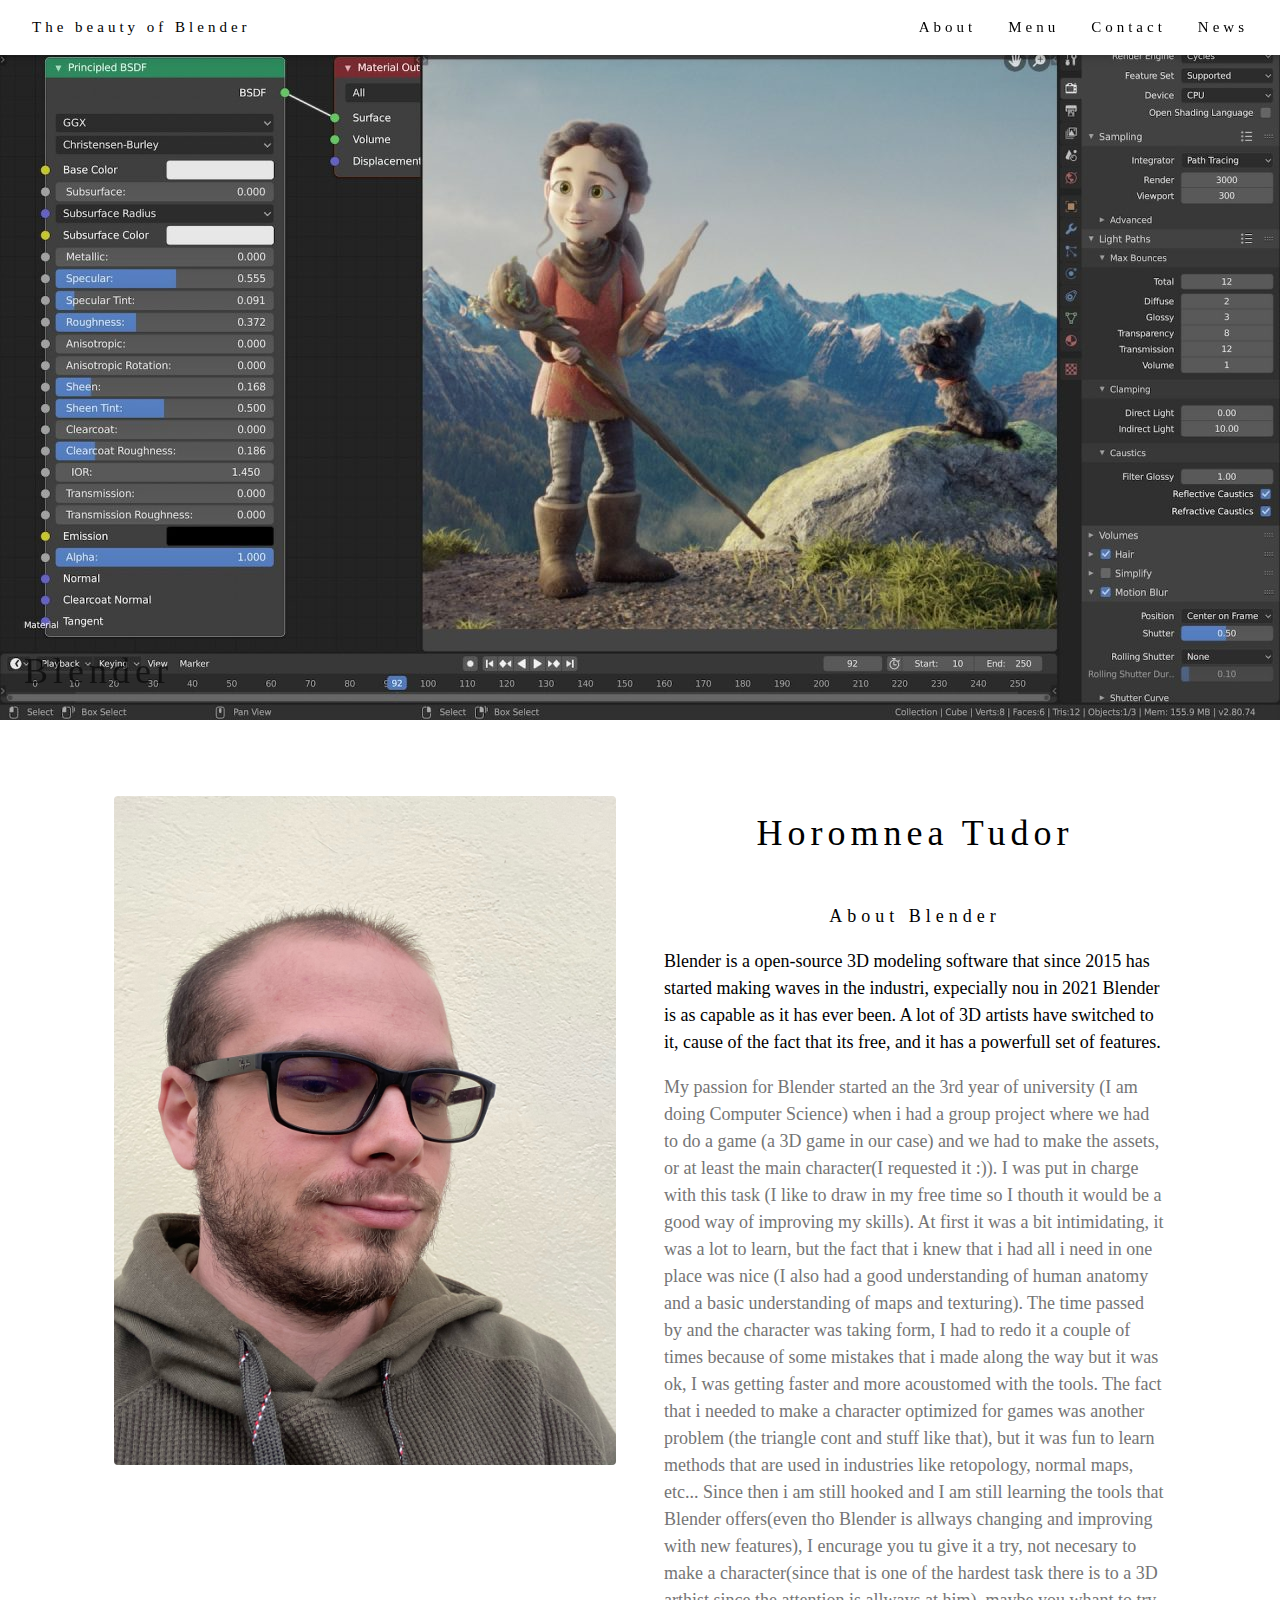
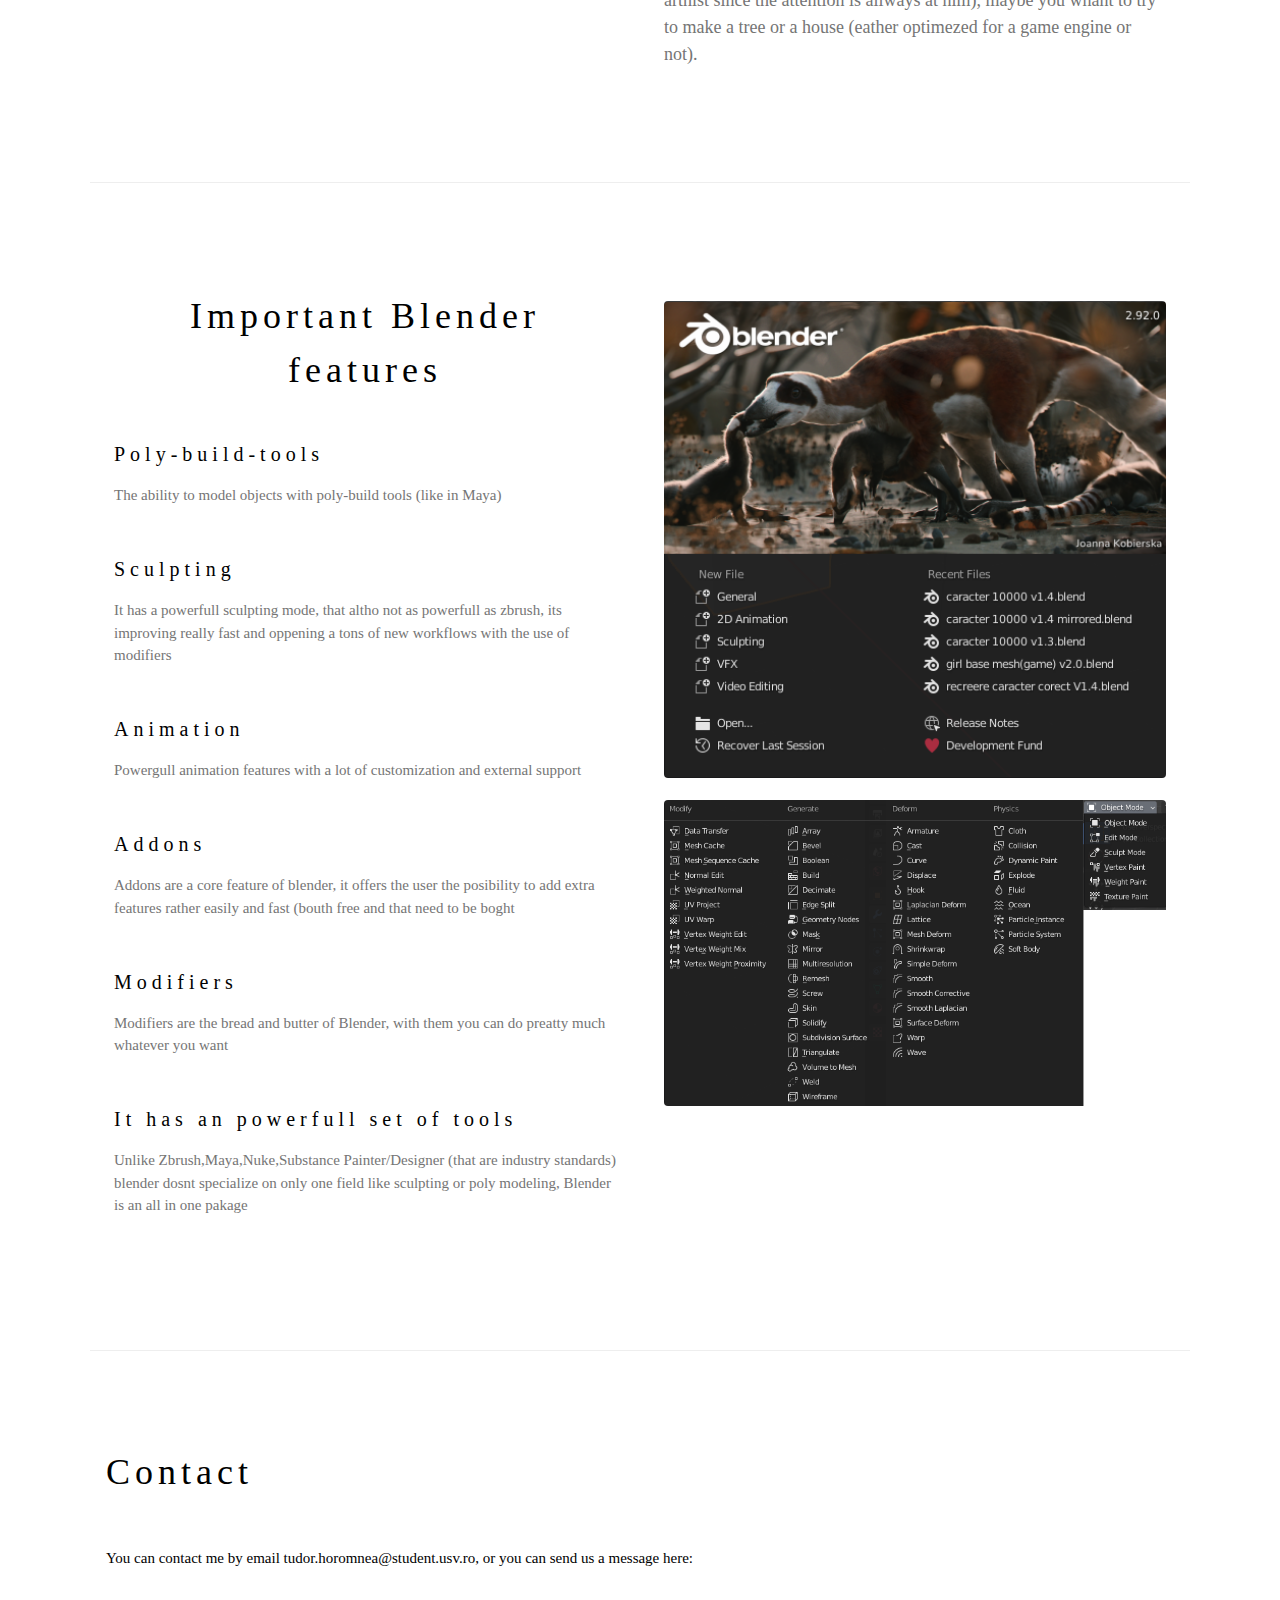
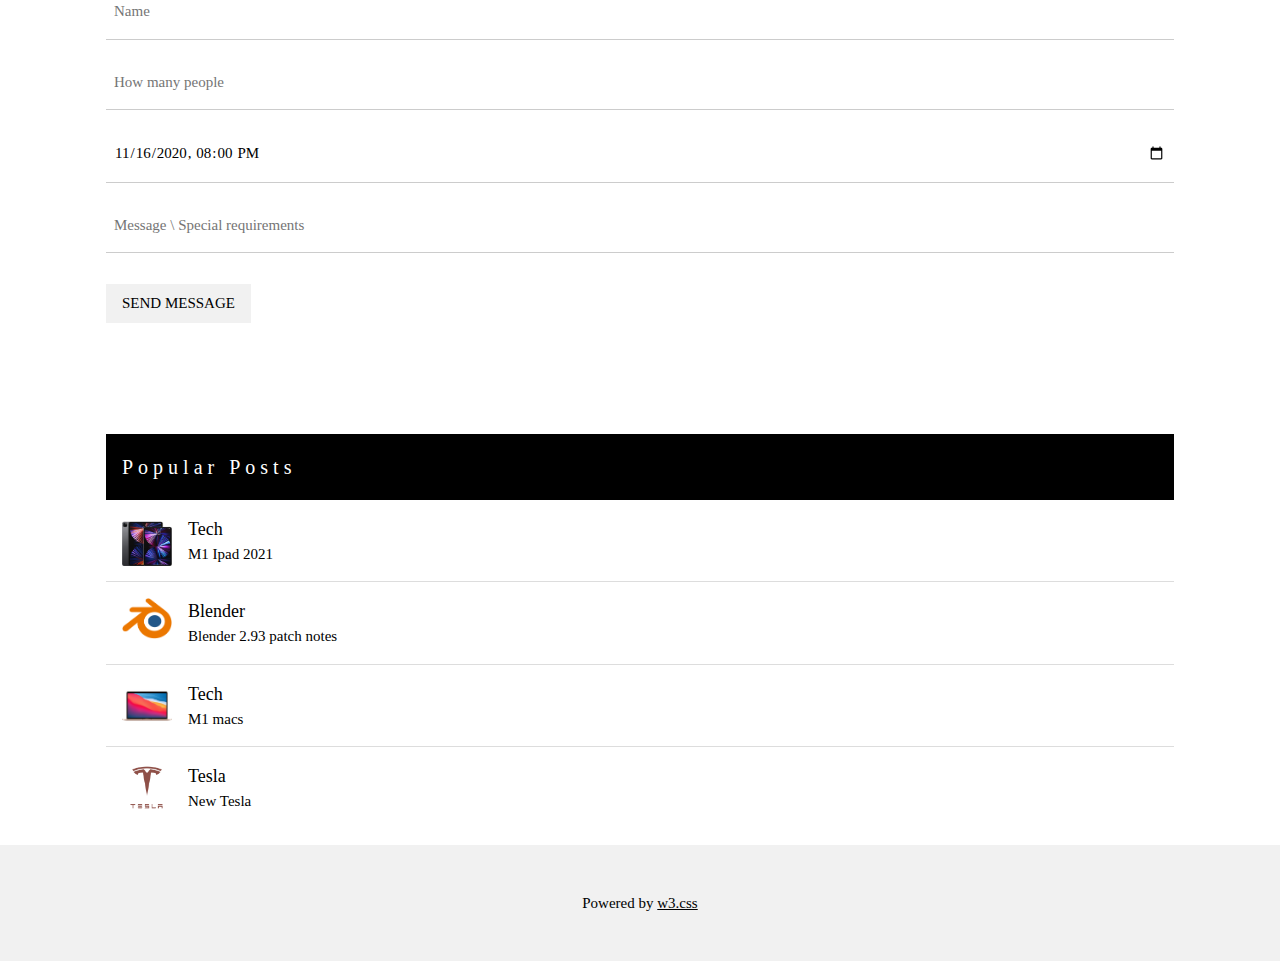
<file: pagina.html>
<!DOCTYPE html>
<html>
<title>Horomnea Tudor</title>
<meta charset="UTF-8">
<meta name="viewport" content="width=device-width, initial-scale=1">
<link rel="stylesheet" href="https://www.w3schools.com/w3css/4/w3.css">
<style>
body {font-family: "Times New Roman", Georgia, Serif;}
h1, h2, h3, h4, h5, h6 {
  font-family: "Playfair Display";
  letter-spacing: 5px;
}
</style>
<body>

<!-- Navbar (sit on top) -->
<div class="w3-top">
  <div class="w3-bar w3-white w3-padding w3-card" style="letter-spacing:4px;">
    <a href="#home" class="w3-bar-item w3-button">The beauty of Blender</a>
    <!-- Right-sided navbar links. Hide them on small screens -->
    <div class="w3-right w3-hide-small">
      <a href="#about" class="w3-bar-item w3-button">About</a>
      <a href="#menu" class="w3-bar-item w3-button">Menu</a>
      <a href="#contact" class="w3-bar-item w3-button">Contact</a>
      <a href="#news" class="w3-bar-item w3-button">News</a>
    </div>
  </div>
</div>

<!-- Header -->
<header class="w3-display-container w3-content w3-wide" style="max-width:1600px;min-width:500px" id="home">
  <img class="w3-image" src="./blender_render-1280x720.jpg" alt="Hamburger Catering" width="1600" height="800">
  <div class="w3-display-bottomleft w3-padding-large w3-opacity">
    <h1 class="w3-xxlarge">Blender</h1>
  </div>
</header>

<!-- Page content -->
<div class="w3-content" style="max-width:1100px" >

  <!-- About Section -->
  <div class="w3-row w3-padding-64" id="about">
    <div class="w3-col m6 w3-padding-large w3-hide-small">
     <img src="./image0 (12).jpeg" class="w3-round w3-image" alt="Table Setting" width="600" height="750">
    </div>

    <div class="w3-col m6 w3-padding-large">
      <h1 class="w3-center">Horomnea Tudor</h1><br>
      <h5 class="w3-center">About Blender</h5>
      <p class="w3-large">Blender is a open-source 3D modeling software that since 2015 has started making waves in the industri, expecially nou in 2021 Blender is as capable as it has ever been. A lot of 3D artists have switched to it, cause of the fact that its free, and it has a powerfull set of features.</p>
      <p class="w3-large w3-text-grey w3-hide-medium">My passion for Blender started an the 3rd year of university (I am doing Computer Science) when i had a group project where we had to do a game (a 3D game in our case) and we had to make the assets, or at least the main character(I requested it :)). I was put in charge with this task (I like to draw in my free time so I thouth it would be a good way of improving my skills).
        At first it was a bit intimidating, it was a lot to learn, but the fact that i knew that i had all i need in one place was nice (I also had a good understanding of human anatomy and a basic understanding of maps and texturing). The time passed by and the character was taking form, I had to redo it a couple of times because of some mistakes that i made along the way but it was ok, I was getting faster and more acoustomed with the tools.
        The fact that i needed to make a character optimized for games was another problem (the triangle cont and stuff like that), but it was fun to learn methods that are used in industries like retopology, normal maps, etc... Since then i am still hooked and I am still learning the tools that Blender offers(even tho Blender is allways changing and improving with new features), I encurage you tu give it a try, not necesary to make a character(since that is one of the hardest task there is to a 3D arthist since the attention is allways at him), 
        maybe you whant to try to make a tree or a house (eather optimezed for a game engine or not).
      </p>
    </div>
  </div>
  
  <hr>
  
  <!-- Menu Section -->
  <div class="w3-row w3-padding-64" id="menu">
    <div class="w3-col l6 w3-padding-large">
      <h1 class="w3-center">Important Blender features</h1><br>
      <h4>Poly-build-tools</h4>
      <p class="w3-text-grey">The ability to model objects with poly-build tools (like in Maya)</p><br>
    
      <h4>Sculpting</h4>
      <p class="w3-text-grey">It has a powerfull sculpting mode, that altho not as powerfull as zbrush, its improving really fast and oppening a tons of new workflows with the use of modifiers</p><br>

      <h4>Animation</h4>
      <p class="w3-text-grey">Powergull animation features with a lot of customization and external support</p><br>

      <h4>Addons</h4>
      <p class="w3-text-grey">Addons are a core feature of blender, it offers the user the posibility to add extra features rather easily and fast (bouth free and that need to be boght</p><br>
    
      <h4>Modifiers</h4>
      <p class="w3-text-grey">Modifiers are the bread and butter of Blender, with them you can do preatty much whatever you want</p><br>
    
      <h4>It has an powerfull set of tools</h4>
      <p class="w3-text-grey">Unlike Zbrush,Maya,Nuke,Substance Painter/Designer (that are industry standards) blender dosnt specialize on only one field like sculpting or poly modeling, Blender is an all in one pakage</p><br>

    </div>
    
    <div class="w3-col l6 w3-padding-large">
      <img style="width:10%">
      <img src="./Untitled.png" class="w3-round w3-image " alt="Menu" style="width:100%">
      <img style="width:10%">
      <img src="./Untitled1.png" class="w3-round w3-image " alt="Menu" style="width:100%">
    </div>
  </div>

  <hr>

  <!-- Contact Section -->
  <div class="w3-container w3-padding-64" id="contact">
    <h1>Contact</h1><br>
    <p>You can contact me by email tudor.horomnea@student.usv.ro, or you can send us a message here:</p>
    <form action="/action_page.php" target="_blank">
      <p><input class="w3-input w3-padding-16" type="text" placeholder="Name" required name="Name"></p>
      <p><input class="w3-input w3-padding-16" type="number" placeholder="How many people" required name="People"></p>
      <p><input class="w3-input w3-padding-16" type="datetime-local" placeholder="Date and time" required name="date" value="2020-11-16T20:00"></p>
      <p><input class="w3-input w3-padding-16" type="text" placeholder="Message \ Special requirements" required name="Message"></p>
      <p><button class="w3-button w3-light-grey w3-section" type="submit">SEND MESSAGE</button></p>
    </form>
  </div>

  <!-- Posts -->
  <div class="w3-white w3-margin" id="news">
    <div class="w3-container w3-padding w3-black">
      <h4>Popular Posts</h4>
    </div>
    <ul class="w3-ul w3-hoverable w3-white">
      <li class="w3-padding-16">
        <img src="./ipad-pro-12-11-select-202104_GEO_ES.jpg" alt="Image" class="w3-left w3-margin-right" style="width:50px">
        <span class="w3-large">Tech</span>
        <br>
        <span>M1 Ipad 2021</span>
      </li>
      <li class="w3-padding-16">
        <img src="./BLENDER-LOGO-MODELARE-3d-COPII.png" alt="Image" class="w3-left w3-margin-right" style="width:50px">
        <span class="w3-large">Blender</span>
        <br>
        <span>Blender 2.93 patch notes</span>
      </li>
      <li class="w3-padding-16">
        <img src="./res_c022f93ef4f035a06a8c32ecd5dc8385.jpg" alt="Image" class="w3-left w3-margin-right" style="width:50px">
        <span class="w3-large">Tech</span>
        <br>
        <span>M1 macs</span>
      </li>
      <li class="w3-padding-16">
        <img src="./Tesla_logo.png" alt="Image" class="w3-left w3-margin-right w3-sepia" style="width:50px">
        <span class="w3-large">Tesla</span>
        <br>
        <span>New Tesla</span>
      </li>
    </ul>
  </div>
  
<!-- End page content -->
</div>

<!-- Footer -->
<footer class="w3-center w3-light-grey w3-padding-32">
  <p>Powered by <a href="https://www.w3schools.com/w3css/default.asp" title="W3.CSS" target="_blank" class="w3-hover-text-green">w3.css</a></p>
</footer>

</body>
</html>
</file>
